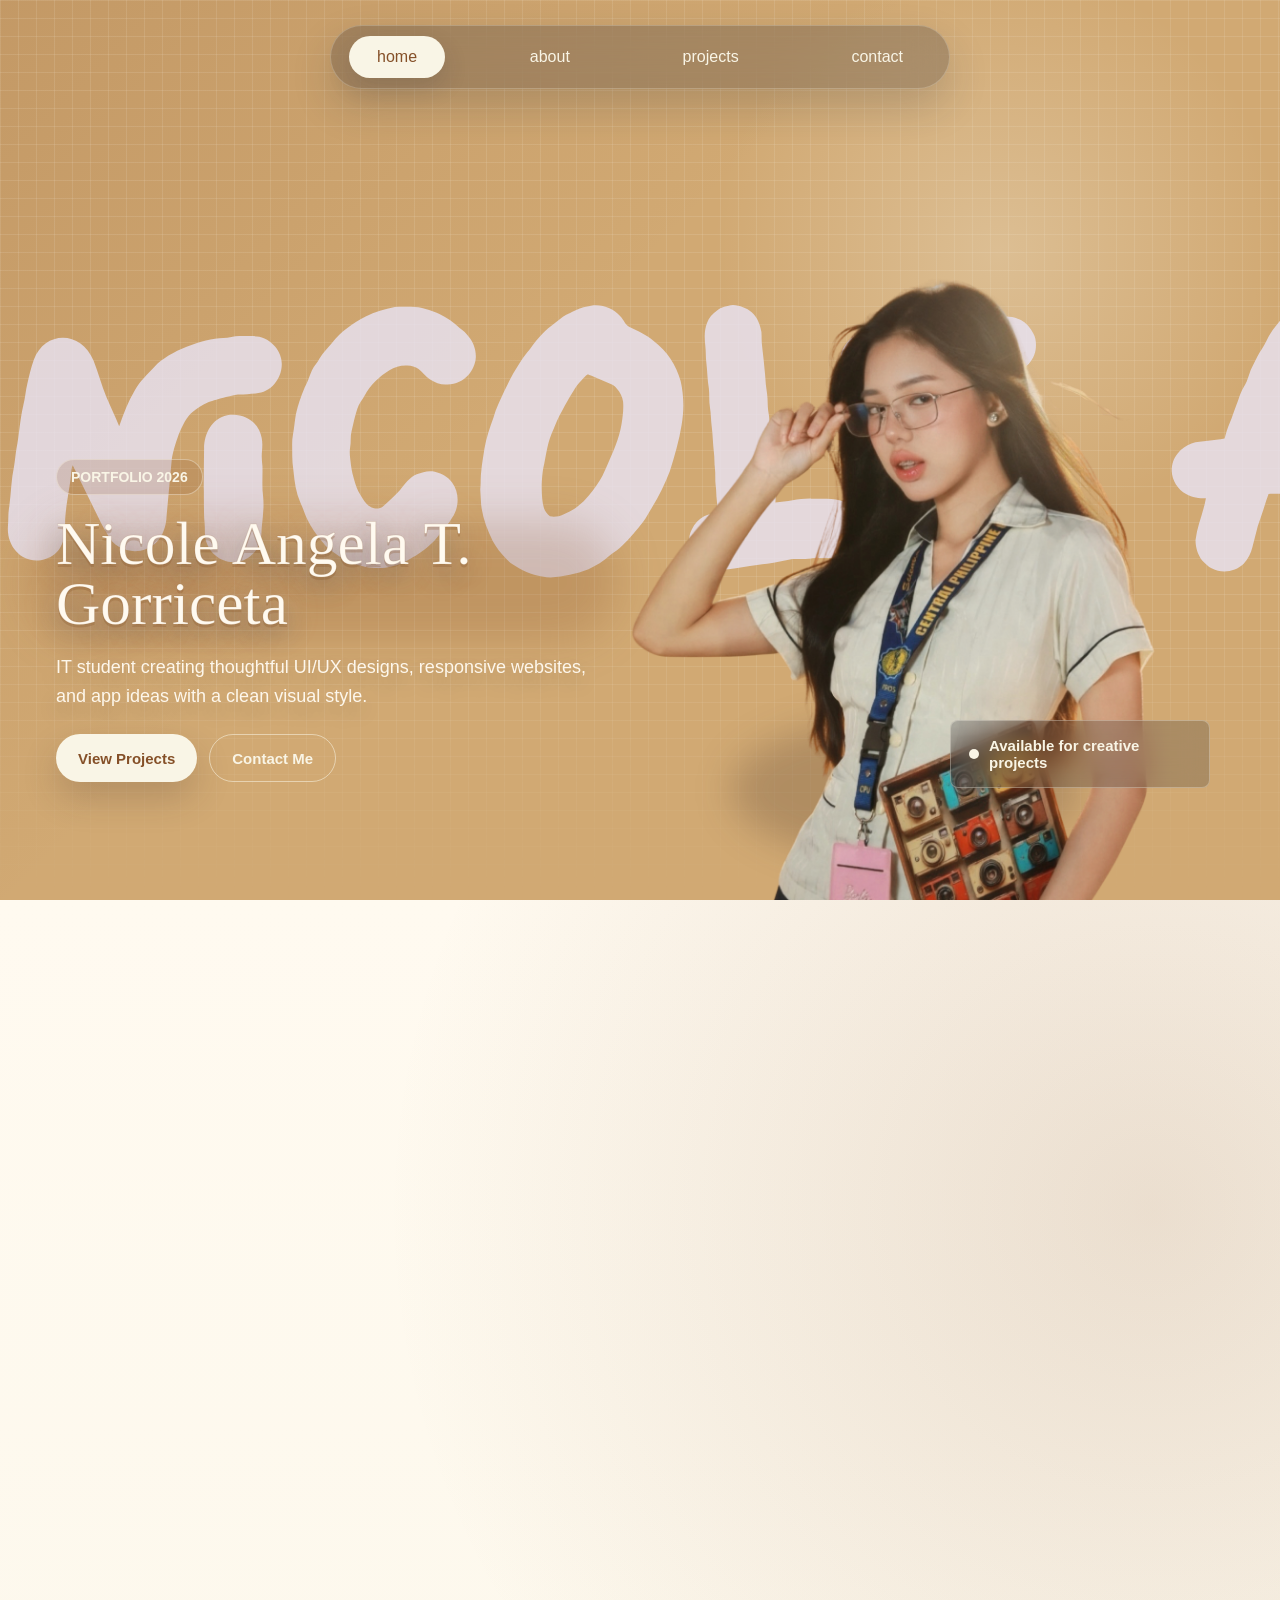
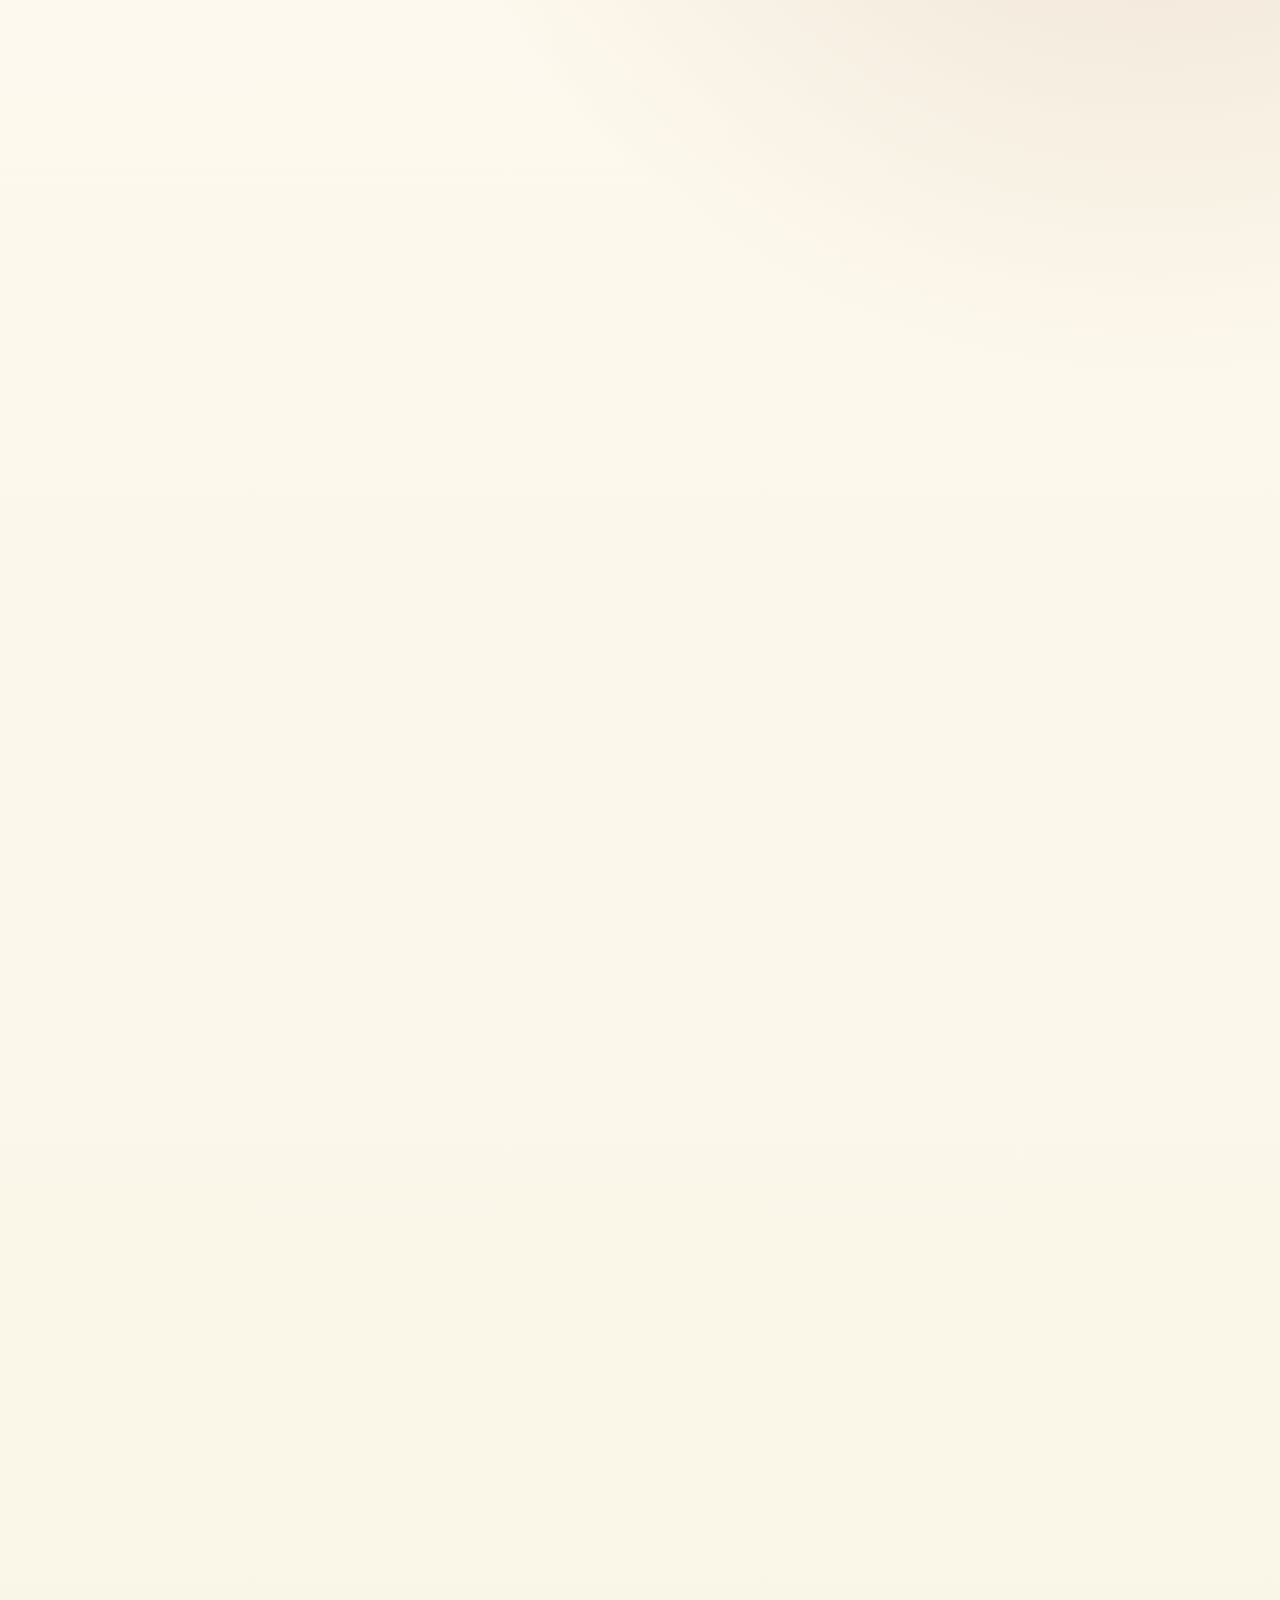
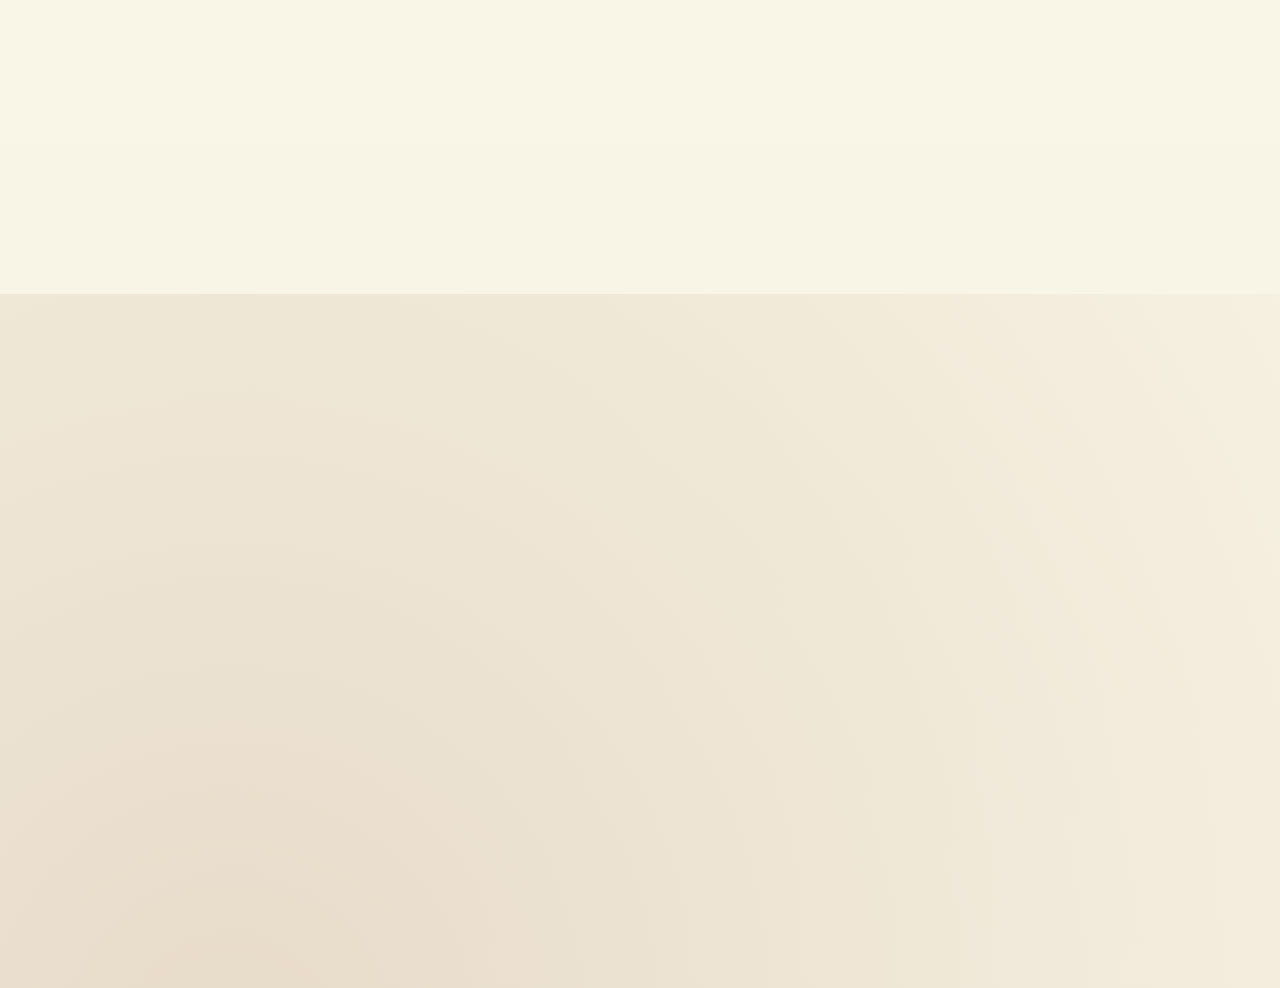
<file: index.html>
<!DOCTYPE html>
<html lang="en">
<head>
  <meta charset="UTF-8" />
  <meta name="viewport" content="width=device-width, initial-scale=1.0" />
  <meta name="description" content="Portfolio of Nicole Angela T. Gorriceta, an IT student focused on UI/UX design, responsive websites, app concepts, and database projects." />
  <meta name="theme-color" content="#d1a973" />
  <meta property="og:title" content="Nicole Angela T. Gorriceta Portfolio" />
  <meta property="og:description" content="UI/UX design, responsive web projects, app concepts, and creative technology work." />
  <meta property="og:type" content="website" />
  <meta property="og:image" content="photos/nicole.png" />
  <title>Nicole Angela T. Gorriceta | Portfolio</title>
  <link rel="stylesheet" href="style.css?v=5" />
</head>
<body>
  <header class="navbar">
    <nav aria-label="Primary navigation">
      <a href="#home" class="active">home</a>
      <a href="#about">about</a>
      <a href="#projects">projects</a>
      <a href="#contact">contact</a>
    </nav>
  </header>

  <section id="home" class="section home-section">
    <div class="scrolling-background">
      <div class="scroll-track">
        <span>NICOLE ANGELA GORRICETA    NICOLE ANGELA GORRICETA    NICOLE ANGELA GORRICETA   </span>
        <span>NICOLE ANGELA GORRICETA    NICOLE ANGELA GORRICETA    NICOLE ANGELA GORRICETA   </span>
      </div>
    </div>

    <div class="home-content">
      <span class="home-label">Portfolio 2026</span>
      <h1>Nicole Angela T. Gorriceta</h1>
      <p>
        IT student creating thoughtful UI/UX designs, responsive websites, and
        app ideas with a clean visual style.
      </p>
      <div class="home-actions">
        <a href="#projects" class="primary-btn">View Projects</a>
        <a href="#contact" class="secondary-btn">Contact Me</a>
      </div>
    </div>

    <div class="center-image hero-portrait">
      <img src="photos/nicole.png" alt="Nicole Angela Gorriceta" fetchpriority="high" />
    </div>

    <div class="home-status">
      <span></span>
      Available for creative projects
    </div>
  </section>

  <section id="about" class="section about-section">
    <div class="about-wrapper">
      <div class="about-visual reveal-up">
        <div class="about-photo-card">
          <img src="photos/optimized/ID-720.jpg" alt="Nicole Angela ID photo" width="720" height="720" loading="lazy" decoding="async" />
        </div>
        <div class="about-badge">
          <strong>IT Student</strong>
          <span>Creative Developer</span>
        </div>
      </div>

      <div class="about-content">
        <span class="section-label reveal-up">Get To Know Me</span>
        <h1 class="reveal-up">About Nicole</h1>
        <p class="about-lead reveal-up">
          Hi, I'm Nicole, an IT student who enjoys turning ideas into digital
          experiences that feel clear, functional, and visually appealing.
        </p>
        <p class="reveal-up">
          I focus on UI/UX design, web development, app development, and
          database management. I like building projects that are easy to use,
          organized, and meaningful for the people who interact with them.
        </p>

        <div class="about-highlights">
          <div class="highlight-card reveal-up">
            <span>01</span>
            <h3>Creative Design</h3>
            <p>I design interfaces with clean layouts, thoughtful colors, and smooth user flow.</p>
          </div>

          <div class="highlight-card reveal-up">
            <span>02</span>
            <h3>Development</h3>
            <p>I build responsive websites and app concepts using front end technologies.</p>
          </div>

          <div class="highlight-card reveal-up">
            <span>03</span>
            <h3>Leadership</h3>
            <p>I enjoy collaborating, organizing tasks, and helping ideas move forward.</p>
          </div>
        </div>

        <div class="skill-list reveal-up" aria-label="Skills">
          <span>UI/UX</span>
          <span>HTML</span>
          <span>CSS</span>
          <span>JavaScript</span>
          <span>Flutter</span>
          <span>Database</span>
        </div>
      </div>
    </div>
  </section>

  <section id="projects" class="section projects-section">
    <div class="projects-wrapper">
      <div class="projects-heading reveal-up">
        <span class="section-label">Selected Work</span>
        <h1>My Projects</h1>
      </div>

      <div class="project-card-grid" aria-label="Selected project gallery">
        <article class="project-feature-card reveal-up">
          <div class="project-preview project-image-preview">
            <img src="photos/optimized/lyonnweb-760.jpg" alt="LYONN merchandise website homepage" width="760" height="367" loading="lazy" decoding="async">
            <span>01</span>
          </div>
          <div class="project-card-content">
            <h2>LYONN Merchandise Website</h2>
            <p>An e-commerce homepage for CPU Republic merchandise with a bold hero, product navigation, and account actions.</p>
            <div class="project-tags">
              <span>HTML</span>
              <span>CSS</span>
              <span>E-commerce</span>
            </div>
          </div>
        </article>

        <article class="project-feature-card reveal-up">
          <div class="project-preview project-image-preview">
            <img src="photos/optimized/midpic1-760.jpg" alt="Midterm website homepage" width="760" height="411" loading="lazy" decoding="async">
            <span>02</span>
          </div>
          <div class="project-card-content">
            <h2>Midterm Website</h2>
            <p>A laboratory exam website showing a home page, portfolio section, gallery, and interactive JavaScript buttons.</p>
            <div class="project-tags">
              <span>HTML</span>
              <span>CSS</span>
              <span>JavaScript</span>
            </div>
          </div>
        </article>

        <article class="project-feature-card accent-card reveal-up">
          <div class="project-preview project-image-preview">
            <img src="photos/optimized/midpic2-760.jpg" alt="Manila Ocean Park project preview" width="760" height="416" loading="lazy" decoding="async">
            <span>03</span>
          </div>
          <div class="project-card-content">
            <h2>Manila Ocean Park Landing Page</h2>
            <p>A visual landing page concept with large image-led composition, clear call to action, and simple navigation.</p>
            <div class="project-tags">
              <span>Landing Page</span>
              <span>UI Design</span>
              <span>Layout</span>
            </div>
          </div>
        </article>

        <article class="project-feature-card reveal-up">
          <div class="project-preview project-image-preview">
            <img src="photos/optimized/midpic3-760.jpg" alt="Richboaz product page preview" width="760" height="458" loading="lazy" decoding="async">
            <span>04</span>
          </div>
          <div class="project-card-content">
            <h2>Richboaz Product Page</h2>
            <p>A fashion product page concept with size selection, quantity controls, and a focused add-to-cart panel.</p>
            <div class="project-tags">
              <span>Product UI</span>
              <span>UX</span>
              <span>Web Design</span>
            </div>
          </div>
        </article>

        <article class="project-feature-card reveal-up">
          <div class="project-preview project-image-preview">
            <img src="photos/optimized/lyonn1web-760.jpg" alt="LYONN product grid preview" width="760" height="389" loading="lazy" decoding="async">
            <span>05</span>
          </div>
          <div class="project-card-content">
            <h2>LYONN Product Grid</h2>
            <p>A product listing page for merch items with clean cards, readable product copy, and action buttons.</p>
            <div class="project-tags">
              <span>Catalog</span>
              <span>Cards</span>
              <span>Responsive</span>
            </div>
          </div>
        </article>

        <article class="project-feature-card accent-card reveal-up">
          <div class="project-preview project-image-preview">
            <img src="photos/optimized/arduino-760.jpg" alt="Arduino LCD clock circuit diagram" width="760" height="451" loading="lazy" decoding="async">
            <span>06</span>
          </div>
          <div class="project-card-content">
            <h2>Arduino LCD Clock</h2>
            <p>A microcontroller circuit project using an Arduino, LCD display, buttons, buzzer, and breadboard wiring.</p>
            <div class="project-tags">
              <span>Arduino</span>
              <span>LCD</span>
              <span>Circuit</span>
            </div>
          </div>
        </article>
      </div>
    </div>
  </section>

  <section id="contact" class="section contact-section">
    <div class="contact-background" aria-hidden="true">
      <span class="contact-shape shape-one"></span>
      <span class="contact-shape shape-two"></span>
      <span class="contact-shape shape-three"></span>
    </div>

    <div class="contact-wrapper">
      <div class="contact-heading reveal-up">
        <span class="section-label">Let's Connect</span>
        <h1>Get In Touch</h1>
      </div>

      <div class="contact-layout">
        <aside class="contact-info reveal-up">
          <div class="contact-block">
            <h2>Contact Information</h2>
            <a class="contact-line" href="mailto:nicolegorriceta2003@gmail.com">
              <span class="contact-icon" aria-hidden="true">
                <svg viewBox="0 0 24 24" focusable="false">
                  <path d="M4 5h16c1.1 0 2 .9 2 2v10c0 1.1-.9 2-2 2H4c-1.1 0-2-.9-2-2V7c0-1.1.9-2 2-2Zm0 3.2v8.8h16V8.2l-8 5.2-8-5.2Zm1.2-1.2 6.8 4.4L18.8 7H5.2Z" />
                </svg>
              </span>
              <span>nicolegorriceta2003@gmail.com</span>
            </a>
          </div>

          <div class="contact-block">
            <h2>Connect With Me</h2>
            <div class="social-links" aria-label="Social links">
              <a href="https://www.facebook.com/" target="_blank" rel="noreferrer" aria-label="Facebook">
                <svg viewBox="0 0 24 24" focusable="false">
                  <path d="M14.1 8.3V6.9c0-.7.5-.9.8-.9h2.1V2.3L14 2.2c-3.4 0-4.2 2.5-4.2 4.1v2H7v3.9h2.8V22h4.3v-9.8H17l.5-3.9h-3.4Z" />
                </svg>
              </a>
              <a href="https://www.linkedin.com/in/nicole-gorriceta-3ba020262" target="_blank" rel="noreferrer" aria-label="LinkedIn">
                <svg viewBox="0 0 24 24" focusable="false">
                  <path d="M6.9 21H3V8.9h3.9V21ZM5 7.2C3.8 7.2 2.8 6.2 2.8 5S3.8 2.8 5 2.8 7.2 3.8 7.2 5 6.2 7.2 5 7.2ZM21.2 21h-3.9v-5.9c0-1.4 0-3.2-2-3.2s-2.3 1.5-2.3 3.1v6H9.1V8.9h3.7v1.7h.1c.5-1 1.8-2 3.7-2 4 0 4.7 2.6 4.7 6V21Z" />
                </svg>
              </a>
              <a href="mailto:nicolegorriceta2003@gmail.com" aria-label="Email">
                <svg viewBox="0 0 24 24" focusable="false">
                  <path d="M20 4H4c-1.1 0-2 .9-2 2v12c0 1.1.9 2 2 2h16c1.1 0 2-.9 2-2V6c0-1.1-.9-2-2-2Zm-.4 4.2-7.1 4.6c-.3.2-.7.2-1 0L4.4 8.2V6.8l7.6 5 7.6-5v1.4Z" />
                </svg>
              </a>
            </div>
          </div>
        </aside>

        <form class="contact-form reveal-up" action="/api/contact" method="post">
          <h2>Send a Message</h2>
          <label>
            <span>Name</span>
            <input type="text" name="name" autocomplete="name" required>
          </label>
          <label>
            <span>Email</span>
            <input type="email" name="email" autocomplete="email" required>
          </label>
          <label>
            <span>Subject</span>
            <input type="text" name="subject" required>
          </label>
          <label>
            <span>Message</span>
            <textarea rows="5" name="message" required></textarea>
          </label>
          <p class="form-status" aria-live="polite"></p>
          <button type="submit">Send Message</button>
        </form>
      </div>
    </div>
  </section>

  <script src="script.js?v=5" defer></script>
</body>
</html>
</file>
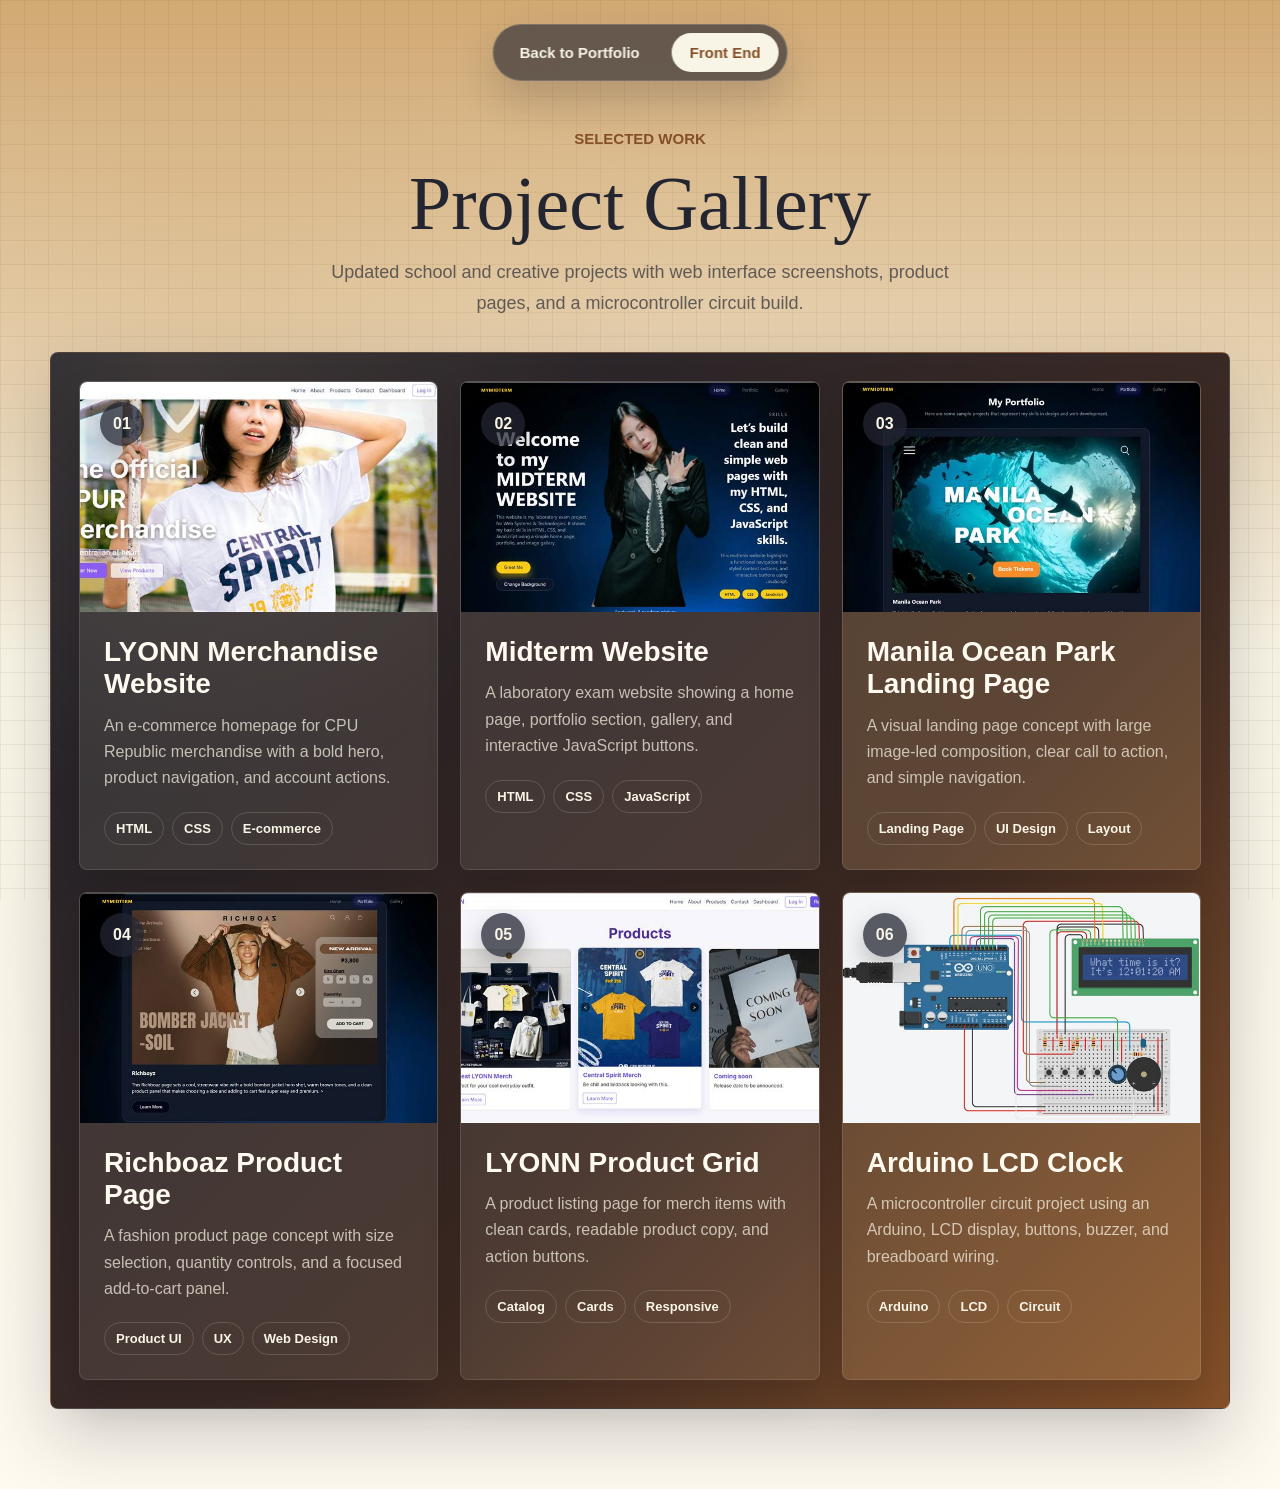
<file: frontend-projects.html>
<!DOCTYPE html>
<html lang="en">
<head>
  <meta charset="UTF-8" />
  <meta name="viewport" content="width=device-width, initial-scale=1.0" />
  <title>Front End Projects</title>
  <link rel="stylesheet" href="style.css" />
</head>
<body class="project-page">
  <header class="project-nav">
    <a href="index.html#projects">Back to Portfolio</a>
    <span>Front End</span>
  </header>

  <main class="project-showcase">
    <section class="project-hero">
      <span class="section-label">Selected Work</span>
      <h1>Project Gallery</h1>
      <p>
        Updated school and creative projects with web interface screenshots,
        product pages, and a microcontroller circuit build.
      </p>
    </section>

    <section class="project-card-grid" aria-label="Front end project list">
      <article class="project-feature-card">
        <div class="project-preview project-image-preview">
          <img src="photos/optimized/lyonnweb-760.jpg" alt="LYONN merchandise website homepage">
          <span>01</span>
        </div>
        <div class="project-card-content">
          <h2>LYONN Merchandise Website</h2>
          <p>An e-commerce homepage for CPU Republic merchandise with a bold hero, product navigation, and account actions.</p>
          <div class="project-tags">
            <span>HTML</span>
            <span>CSS</span>
            <span>E-commerce</span>
          </div>
        </div>
      </article>

      <article class="project-feature-card">
        <div class="project-preview project-image-preview">
          <img src="photos/optimized/midpic1-760.jpg" alt="Midterm website homepage">
          <span>02</span>
        </div>
        <div class="project-card-content">
          <h2>Midterm Website</h2>
          <p>A laboratory exam website showing a home page, portfolio section, gallery, and interactive JavaScript buttons.</p>
          <div class="project-tags">
            <span>HTML</span>
            <span>CSS</span>
            <span>JavaScript</span>
          </div>
        </div>
      </article>

      <article class="project-feature-card accent-card">
        <div class="project-preview project-image-preview">
          <img src="photos/optimized/midpic2-760.jpg" alt="Manila Ocean Park project preview">
          <span>03</span>
        </div>
        <div class="project-card-content">
          <h2>Manila Ocean Park Landing Page</h2>
          <p>A visual landing page concept with large image-led composition, clear call to action, and simple navigation.</p>
          <div class="project-tags">
            <span>Landing Page</span>
            <span>UI Design</span>
            <span>Layout</span>
          </div>
        </div>
      </article>

      <article class="project-feature-card">
        <div class="project-preview project-image-preview">
          <img src="photos/optimized/midpic3-760.jpg" alt="Richboaz product page preview">
          <span>04</span>
        </div>
        <div class="project-card-content">
          <h2>Richboaz Product Page</h2>
          <p>A fashion product page concept with size selection, quantity controls, and a focused add-to-cart panel.</p>
          <div class="project-tags">
            <span>Product UI</span>
            <span>UX</span>
            <span>Web Design</span>
          </div>
        </div>
      </article>

      <article class="project-feature-card">
        <div class="project-preview project-image-preview">
          <img src="photos/optimized/lyonn1web-760.jpg" alt="LYONN product grid preview">
          <span>05</span>
        </div>
        <div class="project-card-content">
          <h2>LYONN Product Grid</h2>
          <p>A product listing page for merch items with clean cards, readable product copy, and action buttons.</p>
          <div class="project-tags">
            <span>Catalog</span>
            <span>Cards</span>
            <span>Responsive</span>
          </div>
        </div>
      </article>

      <article class="project-feature-card accent-card">
        <div class="project-preview project-image-preview">
          <img src="photos/optimized/arduino-760.jpg" alt="Arduino LCD clock circuit diagram">
          <span>06</span>
        </div>
        <div class="project-card-content">
          <h2>Arduino LCD Clock</h2>
          <p>A microcontroller circuit project using an Arduino, LCD display, buttons, buzzer, and breadboard wiring.</p>
          <div class="project-tags">
            <span>Arduino</span>
            <span>LCD</span>
            <span>Circuit</span>
          </div>
        </div>
      </article>
    </section>
  </main>
</body>
</html>
</file>
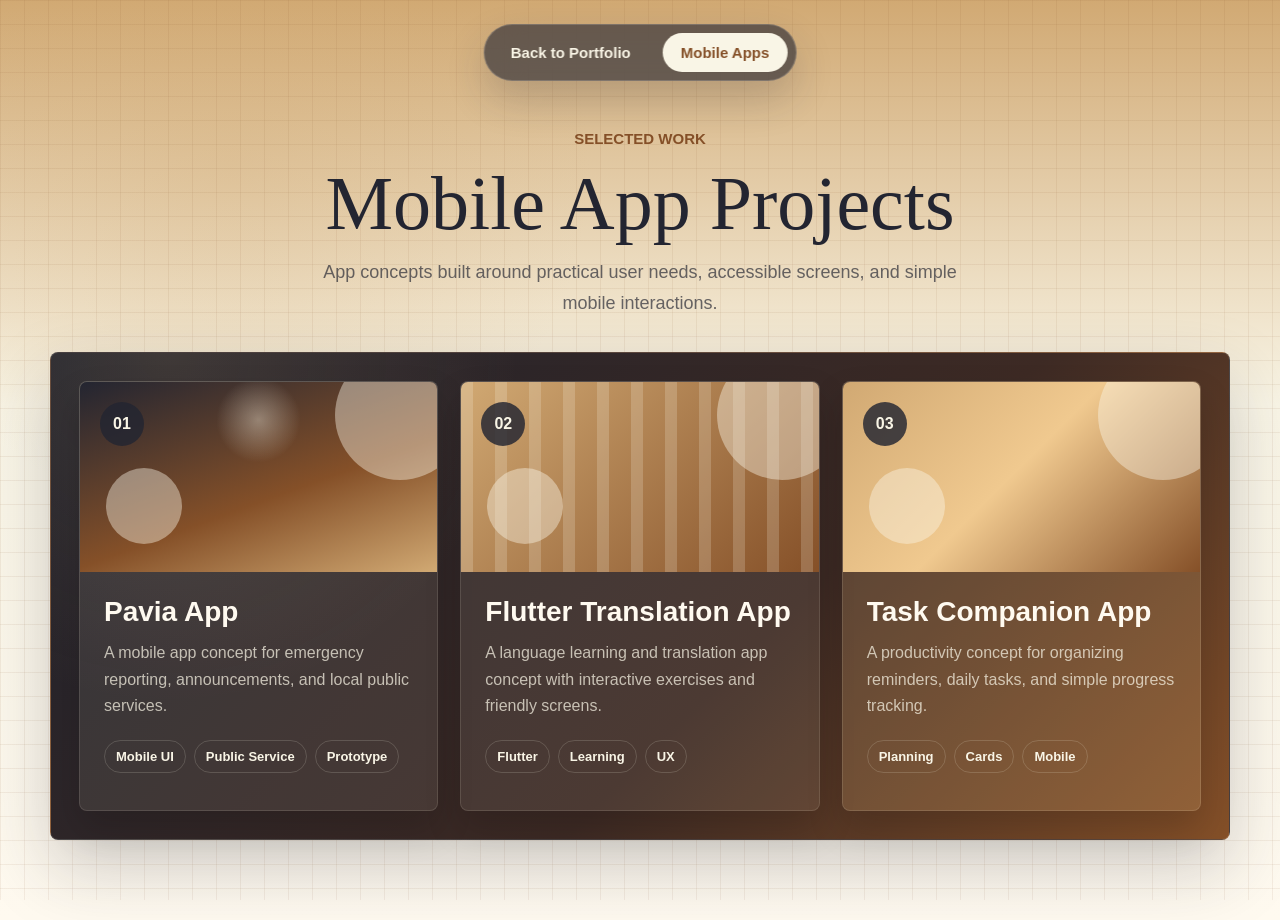
<file: mobile-projects.html>
<!DOCTYPE html>
<html lang="en">
<head>
  <meta charset="UTF-8" />
  <meta name="viewport" content="width=device-width, initial-scale=1.0" />
  <title>Mobile App Projects</title>
  <link rel="stylesheet" href="style.css" />
</head>
<body class="project-page">
  <header class="project-nav">
    <a href="index.html#projects">Back to Portfolio</a>
    <span>Mobile Apps</span>
  </header>

  <main class="project-showcase">
    <section class="project-hero">
      <span class="section-label">Selected Work</span>
      <h1>Mobile App Projects</h1>
      <p>
        App concepts built around practical user needs, accessible screens,
        and simple mobile interactions.
      </p>
    </section>

    <section class="project-card-grid" aria-label="Mobile app project list">
      <article class="project-feature-card">
        <div class="project-preview preview-app-one">
          <span>01</span>
        </div>
        <div class="project-card-content">
          <h2>Pavia App</h2>
          <p>A mobile app concept for emergency reporting, announcements, and local public services.</p>
          <div class="project-tags">
            <span>Mobile UI</span>
            <span>Public Service</span>
            <span>Prototype</span>
          </div>
        </div>
      </article>

      <article class="project-feature-card">
        <div class="project-preview preview-app-two">
          <span>02</span>
        </div>
        <div class="project-card-content">
          <h2>Flutter Translation App</h2>
          <p>A language learning and translation app concept with interactive exercises and friendly screens.</p>
          <div class="project-tags">
            <span>Flutter</span>
            <span>Learning</span>
            <span>UX</span>
          </div>
        </div>
      </article>

      <article class="project-feature-card accent-card">
        <div class="project-preview preview-app-three">
          <span>03</span>
        </div>
        <div class="project-card-content">
          <h2>Task Companion App</h2>
          <p>A productivity concept for organizing reminders, daily tasks, and simple progress tracking.</p>
          <div class="project-tags">
            <span>Planning</span>
            <span>Cards</span>
            <span>Mobile</span>
          </div>
        </div>
      </article>
    </section>
  </main>
</body>
</html>
</file>
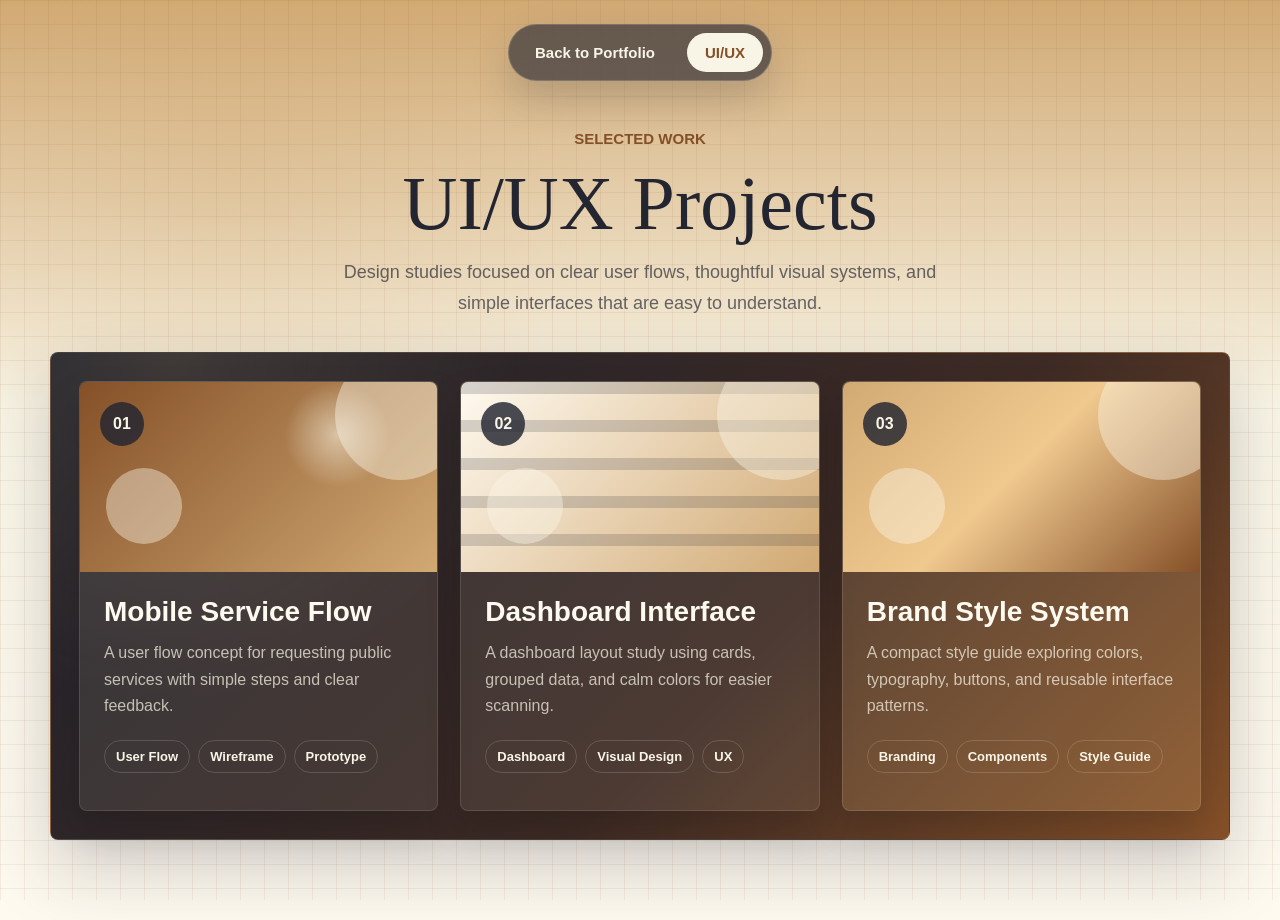
<file: uiux-projects.html>
<!DOCTYPE html>
<html lang="en">
<head>
  <meta charset="UTF-8" />
  <meta name="viewport" content="width=device-width, initial-scale=1.0" />
  <title>UI/UX Projects</title>
  <link rel="stylesheet" href="style.css" />
</head>
<body class="project-page">
  <header class="project-nav">
    <a href="index.html#projects">Back to Portfolio</a>
    <span>UI/UX</span>
  </header>

  <main class="project-showcase">
    <section class="project-hero">
      <span class="section-label">Selected Work</span>
      <h1>UI/UX Projects</h1>
      <p>
        Design studies focused on clear user flows, thoughtful visual systems,
        and simple interfaces that are easy to understand.
      </p>
    </section>

    <section class="project-card-grid" aria-label="UI/UX project list">
      <article class="project-feature-card">
        <div class="project-preview preview-ui-one">
          <span>01</span>
        </div>
        <div class="project-card-content">
          <h2>Mobile Service Flow</h2>
          <p>A user flow concept for requesting public services with simple steps and clear feedback.</p>
          <div class="project-tags">
            <span>User Flow</span>
            <span>Wireframe</span>
            <span>Prototype</span>
          </div>
        </div>
      </article>

      <article class="project-feature-card">
        <div class="project-preview preview-ui-two">
          <span>02</span>
        </div>
        <div class="project-card-content">
          <h2>Dashboard Interface</h2>
          <p>A dashboard layout study using cards, grouped data, and calm colors for easier scanning.</p>
          <div class="project-tags">
            <span>Dashboard</span>
            <span>Visual Design</span>
            <span>UX</span>
          </div>
        </div>
      </article>

      <article class="project-feature-card accent-card">
        <div class="project-preview preview-ui-three">
          <span>03</span>
        </div>
        <div class="project-card-content">
          <h2>Brand Style System</h2>
          <p>A compact style guide exploring colors, typography, buttons, and reusable interface patterns.</p>
          <div class="project-tags">
            <span>Branding</span>
            <span>Components</span>
            <span>Style Guide</span>
          </div>
        </div>
      </article>
    </section>
  </main>
</body>
</html>
</file>
<file: style.css>
@font-face {
  font-family: "bgfont";
  src: url("./fonts/Nirakolu.ttf") format("truetype");
}

* {
  margin: 0;
  padding: 0;
  box-sizing: border-box;
}

html {
  scroll-behavior: smooth;
}

body {
  background: #d1a973;
  font-family: Arial, sans-serif;
  color: #f9f5e6;
  overflow-x: hidden;
}

.navbar {
  position: fixed;
  top: 25px;
  left: 50%;
  transform: translateX(-50%);
  z-index: 1000;
  display: flex;
  align-items: center;
  justify-content: center;
  gap: 18px;
  min-width: min(620px, calc(100% - 48px));
  padding: 10px 18px;
  border: 1px solid rgba(249, 245, 230, 0.24);
  border-radius: 999px;
  background: rgba(35, 37, 49, 0.24);
  box-shadow: 0 18px 40px rgba(35, 37, 49, 0.18);
  backdrop-filter: blur(18px);
  animation: navDrop 0.75s ease both;
}

.nav-brand {
  display: grid;
  place-items: center;
  width: 42px;
  height: 42px;
  border-radius: 50%;
  background: #f9f5e6;
  color: #855028;
  font-family: Georgia, serif;
  font-size: 17px;
  font-weight: 800;
  text-decoration: none;
  box-shadow: inset 0 0 0 1px rgba(133, 80, 40, 0.12);
}

.navbar nav {
  display: flex;
  width: 100%;
  justify-content: space-between;
  gap: 10px;
}

.navbar a {
  position: relative;
  text-decoration: none;
  color: #f9f5e6;
  border: 0;
  padding: 12px 28px;
  border-radius: 999px;
  font-size: 16px;
  background: transparent;
  transition: color 0.3s ease, transform 0.3s ease, background 0.3s ease;
}

.navbar nav a::before {
  content: "";
  position: absolute;
  left: 14px;
  right: 14px;
  bottom: 8px;
  height: 2px;
  border-radius: 999px;
  background: #d1a973;
  transform: scaleX(0);
  transform-origin: center;
  transition: transform 0.3s ease;
}

.navbar a:hover {
  transform: translateY(-2px);
  background: rgba(249, 245, 230, 0.12);
}

.navbar nav a:hover::before {
  transform: scaleX(1);
}

.navbar nav a.active {
  background: #f9f5e6;
  color: #855028;
  box-shadow: 0 10px 24px rgba(35, 37, 49, 0.16);
}

.navbar nav a.active::before {
  transform: scaleX(0);
}

.navbar.scrolled {
  background: rgba(35, 37, 49, 0.58);
  border-color: rgba(249, 245, 230, 0.18);
  box-shadow: 0 18px 46px rgba(35, 37, 49, 0.26);
}

.section {
  width: 100%;
  min-height: 100vh;
}

/* HOME */
.home-section {
  position: relative;
  display: flex;
  justify-content: center;
  align-items: center;
  padding: 130px 60px 60px;
  overflow: hidden;
  background:
    radial-gradient(circle at 78% 28%, rgba(249, 245, 230, 0.28), transparent 24%),
    linear-gradient(135deg, rgba(133, 80, 40, 0.18), transparent 42%),
    #d1a973;
}

.home-section::before {
  content: "";
  position: absolute;
  inset: 0;
  background-image:
    linear-gradient(rgba(249, 245, 230, 0.12) 1px, transparent 1px),
    linear-gradient(90deg, rgba(249, 245, 230, 0.12) 1px, transparent 1px);
  background-size: 18px 18px;
  mask-image: linear-gradient(to bottom, black 70%, transparent);
}

.scrolling-background {
  position: absolute;
  top: 50%;
  left: 0;
  width: 100%;
  overflow: hidden;
  transform: translateY(-50%);
  z-index: 1;
}

.scroll-track {
  display: flex;
  width: max-content;
  white-space: nowrap;
  animation: scrollLoop 50s linear infinite;
}

.scroll-track span {
  font-family: "bgfont", serif;
  font-size: 360px;
  font-weight: normal;
  color: rgba(233, 230, 249, 0.78);
  line-height: 1;
  padding-right: 60px;
  flex-shrink: 0;
}

.home-content {
  position: absolute;
  left: max(56px, calc((100vw - 1220px) / 2));
  bottom: 118px;
  z-index: 5;
  max-width: 620px;
  padding: 0;
  animation: heroTextIn 0.9s ease both;
}

.home-label {
  display: inline-block;
  margin-bottom: 18px;
  padding: 9px 14px;
  border: 1px solid rgba(249, 245, 230, 0.42);
  border-radius: 999px;
  background: rgba(133, 80, 40, 0.18);
  color: #f9f5e6;
  font-size: 14px;
  font-weight: 800;
  text-transform: uppercase;
}

.home-content h1 {
  position: relative;
  max-width: 580px;
  color: #fffaf0;
  font-family: Georgia, serif;
  font-size: clamp(52px, 4.8vw, 70px);
  font-weight: 400;
  line-height: 0.98;
  margin-bottom: 20px;
  -webkit-text-stroke: 1px rgba(133, 80, 40, 0.12);
  text-shadow:
    0 3px 0 rgba(133, 80, 40, 0.26),
    0 12px 26px rgba(35, 37, 49, 0.46),
    0 0 34px rgba(255, 250, 240, 0.34);
}

.home-content h1::before {
  content: "";
  position: absolute;
  left: -24px;
  right: 18px;
  top: 8px;
  bottom: -8px;
  z-index: -1;
  border-radius: 999px;
  background: rgba(133, 80, 40, 0.22);
  filter: blur(22px);
}

.home-content p {
  color: rgba(255, 250, 240, 0.96);
  font-size: 18px;
  line-height: 1.58;
  margin-bottom: 24px;
  max-width: 540px;
  text-shadow: 0 10px 22px rgba(35, 37, 49, 0.32);
}

.home-actions {
  display: flex;
  flex-wrap: wrap;
  gap: 12px;
}

.primary-btn,
.secondary-btn {
  display: inline-flex;
  align-items: center;
  justify-content: center;
  min-height: 48px;
  padding: 0 22px;
  border-radius: 999px;
  font-size: 15px;
  font-weight: 800;
  text-decoration: none;
  transition: transform 0.3s ease, box-shadow 0.3s ease, background 0.3s ease;
}

.primary-btn {
  background: #f9f5e6;
  color: #855028;
  box-shadow: 0 16px 36px rgba(61, 42, 36, 0.2);
}

.secondary-btn {
  border: 1px solid rgba(249, 245, 230, 0.54);
  color: #f9f5e6;
}

.primary-btn:hover,
.secondary-btn:hover {
  transform: translateY(-4px);
}

.secondary-btn:hover {
  background: rgba(249, 245, 230, 0.14);
}

.center-image {
  position: absolute;
  right: max(74px, calc((100vw - 1220px) / 2 + 36px));
  bottom: 0;
  z-index: 4;
  width: min(47vw, 700px);
  max-width: none;
  margin-top: 0;
  animation: heroPortraitIn 1s ease both 0.12s;
}

.center-image img {
  width: 100%;
  display: block;
}

.hero-portrait::before {
  content: "";
  position: absolute;
  left: 50%;
  bottom: 6%;
  width: 58%;
  height: 22%;
  border-radius: 50%;
  background: rgba(61, 42, 36, 0.22);
  filter: blur(18px);
  transform: translateX(-50%);
  z-index: -1;
}

.home-status {
  position: absolute;
  right: max(70px, calc((100vw - 1220px) / 2 + 28px));
  bottom: 112px;
  z-index: 4;
  display: flex;
  align-items: center;
  gap: 10px;
  max-width: 260px;
  padding: 16px 18px;
  border: 1px solid rgba(249, 245, 230, 0.32);
  border-radius: 8px;
  background: rgba(35, 37, 49, 0.22);
  color: #f9f5e6;
  font-size: 15px;
  font-weight: 700;
  backdrop-filter: blur(14px);
  animation: heroTextIn 0.9s ease both 0.32s;
}

.home-status span {
  width: 10px;
  height: 10px;
  flex: 0 0 10px;
  border-radius: 50%;
  background: #f9f5e6;
  box-shadow: 0 0 0 0 rgba(249, 245, 230, 0.7);
  animation: pulseDot 1.8s ease-out infinite;
}

/* ABOUT */
.about-section {
  position: relative;
  display: flex;
  justify-content: center;
  align-items: center;
  padding: 130px 60px 100px;
  overflow: hidden;
  background:
    radial-gradient(circle at 90% 12%, rgba(133, 80, 40, 0.16), transparent 30%),
    linear-gradient(180deg, #fffaf0 0%, #f9f5e6 100%);
  color: #232531;
}

.about-section,
.projects-section,
.contact-section {
  content-visibility: auto;
  contain-intrinsic-size: 900px;
}

.about-section::before {
  content: "ABOUT";
  position: absolute;
  left: -20px;
  bottom: 24px;
  color: rgba(133, 80, 40, 0.07);
  font-family: "bgfont", Georgia, serif;
  font-size: 220px;
  line-height: 1;
  pointer-events: none;
}

.about-wrapper {
  position: relative;
  z-index: 1;
  width: 100%;
  max-width: 1220px;
  display: grid;
  grid-template-columns: 0.85fr 1.15fr;
  gap: 58px;
  align-items: center;
}

.about-visual {
  position: relative;
  min-height: 560px;
}

.about-photo-card {
  position: sticky;
  top: 120px;
  display: flex;
  align-items: stretch;
  justify-content: center;
  min-height: 520px;
  overflow: hidden;
  border-radius: 8px;
  background:
    linear-gradient(rgba(249, 245, 230, 0.12) 1px, transparent 1px),
    linear-gradient(90deg, rgba(249, 245, 230, 0.12) 1px, transparent 1px),
    #855028;
  background-size: 18px 18px;
  box-shadow: 0 28px 70px rgba(35, 37, 49, 0.22);
  transform-style: preserve-3d;
  transition: transform 0.25s ease;
}

.about-photo-card::before {
  content: "";
  position: absolute;
  inset: 28px;
  border: 1px solid rgba(249, 245, 230, 0.28);
  border-radius: 8px;
}

.about-photo-card img {
  position: relative;
  z-index: 1;
  width: 100%;
  height: 520px;
  display: block;
  object-fit: cover;
  object-position: center;
}

.about-badge {
  position: absolute;
  right: -18px;
  bottom: 54px;
  z-index: 2;
  padding: 18px 22px;
  border-radius: 8px;
  background: #232531;
  color: #f9f5e6;
  box-shadow: 0 18px 40px rgba(35, 37, 49, 0.24);
}

.about-badge strong,
.about-badge span {
  display: block;
}

.about-badge strong {
  font-size: 20px;
  margin-bottom: 4px;
}

.about-badge span {
  color: rgba(249, 245, 230, 0.68);
  font-size: 14px;
}

.about-content .section-label {
  color: #855028;
}

.about-content h1 {
  max-width: 600px;
  font-family: Georgia, serif;
  font-size: 74px;
  font-weight: 400;
  line-height: 1;
  color: #232531;
  margin-bottom: 24px;
}

.about-content p {
  font-size: 20px;
  line-height: 1.7;
  color: rgba(35, 37, 49, 0.72);
}

.about-lead {
  max-width: 680px;
  color: #3d2a24;
  font-size: 24px;
  line-height: 1.55;
  margin-bottom: 14px;
}

.about-highlights {
  display: grid;
  grid-template-columns: repeat(3, 1fr);
  gap: 16px;
  margin: 34px 0 28px;
}

.highlight-card {
  min-height: 210px;
  padding: 22px;
  border: 1px solid rgba(133, 80, 40, 0.18);
  border-radius: 8px;
  background: rgba(255, 255, 255, 0.62);
  transition: transform 0.3s ease, border-color 0.3s ease, box-shadow 0.3s ease;
}

.highlight-card:hover {
  transform: translateY(-8px);
  border-color: rgba(133, 80, 40, 0.42);
  box-shadow: 0 18px 36px rgba(133, 80, 40, 0.12);
}

.highlight-card span {
  display: inline-block;
  margin-bottom: 28px;
  color: #855028;
  font-size: 14px;
  font-weight: 800;
}

.highlight-card h3 {
  color: #232531;
  font-size: 22px;
  margin-bottom: 12px;
}

.highlight-card p {
  font-size: 16px;
  line-height: 1.55;
}

.skill-list {
  display: flex;
  flex-wrap: wrap;
  gap: 10px;
}

.skill-list span {
  padding: 10px 16px;
  border: 1px solid rgba(133, 80, 40, 0.2);
  border-radius: 999px;
  background: #fff;
  color: #855028;
  font-size: 15px;
  font-weight: 700;
  transition: transform 0.3s ease, background 0.3s ease, color 0.3s ease;
}

.skill-list span:hover {
  transform: translateY(-4px);
  background: #855028;
  color: #f9f5e6;
}

/* PROJECTS + CONTACT */
.projects-section {
  position: relative;
  overflow: hidden;
  background:
    radial-gradient(circle at 18% 12%, rgba(133, 80, 40, 0.16), transparent 28%),
    radial-gradient(circle at 90% 80%, rgba(209, 169, 115, 0.3), transparent 30%),
    linear-gradient(180deg, #f9f5e6 0%, #fffaf0 52%, #d1a973 100%);
  padding: 150px 60px 110px;
  display: flex;
  justify-content: center;
  align-items: flex-start;
  color: #232531;
}

.projects-section::before {
  content: "";
  position: absolute;
  inset: 0;
  background-image:
    linear-gradient(rgba(133, 80, 40, 0.08) 1px, transparent 1px),
    linear-gradient(90deg, rgba(133, 80, 40, 0.08) 1px, transparent 1px);
  background-size: 32px 32px;
  mask-image: linear-gradient(to bottom, transparent, black 14%, black 86%, transparent);
}

.projects-section::after {
  content: "WORK";
  position: absolute;
  right: -18px;
  bottom: -8px;
  color: rgba(133, 80, 40, 0.07);
  font-family: "bgfont", Georgia, serif;
  font-size: 230px;
  line-height: 1;
  pointer-events: none;
}

.projects-wrapper {
  position: relative;
  z-index: 1;
  width: 100%;
  max-width: 1180px;
}

.projects-heading {
  display: grid;
  justify-items: center;
  margin-bottom: 38px;
  text-align: center;
}

.projects-heading .section-label {
  color: #855028;
  margin-bottom: 10px;
}

.projects-heading h1 {
  color: #232531;
  font-family: Georgia, serif;
  font-size: clamp(44px, 5.4vw, 74px);
  font-weight: 400;
  line-height: 1;
  text-shadow: 0 14px 30px rgba(133, 80, 40, 0.14);
}

.projects-section .project-card-grid {
  margin: 0 auto;
}

.project-mosaic {
  display: grid;
  grid-template-columns: repeat(3, minmax(0, 1fr));
  grid-auto-rows: minmax(360px, auto);
  border: 1px solid rgba(133, 80, 40, 0.2);
  background: rgba(255, 250, 240, 0.48);
  box-shadow: 0 32px 80px rgba(133, 80, 40, 0.18);
  backdrop-filter: blur(16px);
}

.project-tile {
  position: relative;
  display: flex;
  flex-direction: column;
  justify-content: flex-start;
  gap: 20px;
  min-width: 0;
  min-height: 360px;
  overflow: hidden;
  padding: 24px;
  border-right: 1px solid rgba(133, 80, 40, 0.18);
  border-bottom: 1px solid rgba(133, 80, 40, 0.18);
  background:
    radial-gradient(circle at 80% 8%, rgba(209, 169, 115, 0.28), transparent 28%),
    rgba(255, 255, 255, 0.58);
  color: #232531;
  text-decoration: none;
  transition: transform 0.3s ease, background 0.3s ease, border-color 0.3s ease;
}

.project-tile:nth-child(3n) {
  border-right: 0;
}

.project-tile:nth-last-child(-n + 3) {
  border-bottom: 0;
}

.project-tile:hover {
  z-index: 2;
  transform: translateY(-8px);
  border-color: rgba(133, 80, 40, 0.42);
  background:
    radial-gradient(circle at 74% 8%, rgba(209, 169, 115, 0.36), transparent 30%),
    rgba(255, 250, 240, 0.9);
}

.tile-center {
  justify-content: flex-start;
}

.tile-copy {
  position: relative;
  z-index: 2;
  display: flex;
  align-items: flex-start;
  justify-content: space-between;
  gap: 18px;
  min-height: 86px;
}

.bottom-copy {
  align-items: flex-start;
}

.project-number {
  flex: 0 0 auto;
  color: #855028;
  font-size: clamp(34px, 3.7vw, 50px);
  font-weight: 900;
  line-height: 0.9;
}

.tile-copy h2 {
  color: #232531;
  font-size: clamp(20px, 1.55vw, 28px);
  line-height: 1.15;
  margin-bottom: 7px;
}

.tile-copy p {
  color: rgba(35, 37, 49, 0.62);
  font-size: 14px;
  font-weight: 700;
  line-height: 1.45;
}

.project-shot {
  position: relative;
  z-index: 1;
  width: 100%;
  min-height: 170px;
  margin-top: 0;
  flex: 1 1 auto;
  border-radius: 8px;
  border: 1px solid rgba(133, 80, 40, 0.16);
  background: #f9f5e6;
  box-shadow: 0 20px 34px rgba(133, 80, 40, 0.18);
  transform: perspective(900px) rotateX(4deg) rotateY(-6deg);
  transition: transform 0.35s ease, box-shadow 0.35s ease;
}

.image-shot {
  display: flex;
  align-items: stretch;
  padding: 0;
  background: #232531;
}

.image-shot img {
  width: 100%;
  height: 100%;
  min-height: 190px;
  display: block;
  object-fit: cover;
  object-position: top center;
}

.project-tile:hover .project-shot {
  transform: perspective(900px) rotateX(0deg) rotateY(0deg) translateY(-4px);
  box-shadow: 0 26px 44px rgba(133, 80, 40, 0.24);
}

.app-shot {
  min-height: 190px;
  background:
    linear-gradient(180deg, rgba(255, 250, 240, 0.34), transparent),
    #d1a973;
}

.app-shot span:first-child {
  position: absolute;
  inset: 22px 38px;
  border-radius: 18px;
  background: linear-gradient(145deg, #f9f5e6, #d1a973);
}

.app-shot span:nth-child(2) {
  position: absolute;
  left: 56px;
  right: 56px;
  top: 60px;
  height: 44px;
  border-radius: 999px;
  background: #855028;
}

.app-shot span:nth-child(3) {
  position: absolute;
  left: 62px;
  right: 62px;
  bottom: 58px;
  height: 72px;
  border-radius: 8px;
  background:
    linear-gradient(90deg, #232531 0 28%, transparent 28%),
    rgba(255, 250, 240, 0.78);
}

.web-shot,
.dashboard-shot,
.code-shot,
.brand-shot,
.phone-shot {
  min-height: 190px;
}

.web-shot {
  background:
    linear-gradient(#f9f5e6 0 24px, transparent 24px),
    linear-gradient(135deg, #232531, #855028);
}

.web-shot span:first-child {
  position: absolute;
  left: 22px;
  top: 48px;
  width: 52%;
  height: 16px;
  border-radius: 999px;
  background: #fffaf0;
}

.web-shot span:nth-child(2) {
  position: absolute;
  left: 22px;
  top: 76px;
  width: 36%;
  height: 12px;
  border-radius: 999px;
  background: rgba(255, 250, 240, 0.58);
}

.web-shot span:nth-child(3) {
  position: absolute;
  right: 22px;
  bottom: 22px;
  width: 72px;
  height: 54px;
  border-radius: 8px;
  background: #d1a973;
}

.dashboard-shot {
  background:
    linear-gradient(90deg, #101217 0 28%, transparent 28%),
    #f9f5e6;
}

.dashboard-shot span {
  position: absolute;
  border-radius: 8px;
  background: #d1a973;
}

.dashboard-shot span:first-child {
  left: 34%;
  top: 24px;
  width: 28%;
  height: 42px;
}

.dashboard-shot span:nth-child(2) {
  right: 22px;
  top: 24px;
  width: 28%;
  height: 42px;
  background: #855028;
}

.dashboard-shot span:nth-child(3) {
  left: 34%;
  right: 22px;
  bottom: 24px;
  height: 52px;
  background: #232531;
}

.code-shot {
  background:
    repeating-linear-gradient(180deg, rgba(133, 80, 40, 0.12) 0 1px, transparent 1px 22px),
    #fffaf0;
}

.code-shot span {
  position: absolute;
  left: 24px;
  height: 10px;
  border-radius: 999px;
  background: #d1a973;
}

.code-shot span:first-child {
  top: 42px;
  width: 70%;
}

.code-shot span:nth-child(2) {
  top: 72px;
  width: 52%;
  background: #232531;
}

.code-shot span:nth-child(3) {
  top: 102px;
  width: 62%;
  background: #855028;
}

.brand-shot {
  min-height: 190px;
  background: linear-gradient(145deg, #f9f5e6, #d1a973);
}

.brand-shot span {
  position: absolute;
  border-radius: 8px;
}

.brand-shot span:first-child {
  left: 34px;
  top: 34px;
  width: 76px;
  height: 76px;
  background: #232531;
}

.brand-shot span:nth-child(2) {
  right: 34px;
  top: 44px;
  width: 42%;
  height: 18px;
  border-radius: 999px;
  background: #855028;
}

.brand-shot span:nth-child(3) {
  right: 34px;
  bottom: 42px;
  width: 54%;
  height: 58px;
  background: rgba(255, 250, 240, 0.72);
}

.phone-shot {
  background:
    radial-gradient(circle at 50% 22%, #d1a973 0 18%, transparent 19%),
    #fffaf0;
}

.phone-shot span:first-child {
  position: absolute;
  left: 50%;
  top: 18px;
  width: 70px;
  height: 118px;
  border: 5px solid #855028;
  border-radius: 18px;
  transform: translateX(-50%);
}

.phone-shot span:nth-child(2),
.phone-shot span:nth-child(3) {
  position: absolute;
  left: 50%;
  width: 42px;
  height: 8px;
  border-radius: 999px;
  background: #855028;
  transform: translateX(-50%);
}

.phone-shot span:nth-child(2) {
  top: 62px;
}

.phone-shot span:nth-child(3) {
  top: 84px;
  background: #d1a973;
}

.contact-section {
  position: relative;
  display: flex;
  align-items: flex-start;
  justify-content: center;
  padding: 120px 60px 100px;
  overflow: hidden;
  color: #232531;
  background:
    radial-gradient(circle at 18% 18%, rgba(133, 80, 40, 0.14), transparent 28%),
    radial-gradient(circle at 82% 26%, rgba(209, 169, 115, 0.34), transparent 30%),
    linear-gradient(180deg, #d1a973 0%, #f9f5e6 42%, #fffaf0 100%);
}

.contact-section::before {
  content: "";
  position: absolute;
  inset: 0;
  background-image:
    linear-gradient(rgba(133, 80, 40, 0.08) 1px, transparent 1px),
    linear-gradient(90deg, rgba(133, 80, 40, 0.08) 1px, transparent 1px);
  background-size: 26px 26px;
  mask-image: linear-gradient(to bottom, transparent, black 18%, black 82%, transparent);
}

.contact-background {
  position: absolute;
  inset: 0;
  pointer-events: none;
}

.contact-shape {
  position: absolute;
  border: 1px solid rgba(133, 80, 40, 0.26);
  animation: floatShape 8s ease-in-out infinite;
}

.shape-one {
  top: 18%;
  left: 8%;
  width: 90px;
  height: 90px;
  border-radius: 50%;
}

.shape-two {
  right: 10%;
  top: 24%;
  width: 140px;
  height: 140px;
  transform: rotate(18deg);
  animation-delay: 1.3s;
}

.shape-three {
  right: 18%;
  bottom: 12%;
  width: 70px;
  height: 70px;
  border-radius: 18px;
  animation-delay: 2.1s;
}

.contact-wrapper {
  position: relative;
  z-index: 1;
  width: 100%;
  max-width: 880px;
  display: grid;
  gap: 34px;
  align-items: start;
}

.contact-heading {
  text-align: center;
}

.section-label {
  display: inline-block;
  color: #855028;
  font-size: 15px;
  font-weight: 700;
  letter-spacing: 0;
  text-transform: uppercase;
  margin-bottom: 18px;
}

.contact-heading h1 {
  font-family: Georgia, serif;
  font-size: clamp(48px, 7vw, 76px);
  font-weight: 400;
  line-height: 1;
  color: #232531;
  margin-bottom: 0;
}

.contact-layout {
  display: grid;
  grid-template-columns: minmax(240px, 0.75fr) minmax(360px, 1fr);
  gap: 48px;
  align-items: start;
  padding: 34px 40px;
  border: 1px solid rgba(133, 80, 40, 0.2);
  border-radius: 8px;
  background: rgba(255, 250, 240, 0.52);
  box-shadow: 0 28px 70px rgba(133, 80, 40, 0.16);
  backdrop-filter: blur(16px);
}

.contact-info {
  display: grid;
  gap: 32px;
  padding-top: 2px;
}

.contact-block h2,
.contact-form h2 {
  color: #232531;
  font-size: 22px;
  line-height: 1.2;
  margin-bottom: 14px;
}

.contact-line {
  display: inline-flex;
  align-items: center;
  gap: 10px;
  max-width: 100%;
  color: rgba(35, 37, 49, 0.78);
  font-size: 15px;
  font-weight: 700;
  line-height: 1.4;
  text-decoration: none;
  overflow-wrap: anywhere;
  transition: color 0.3s ease;
}

.contact-line:hover {
  color: #855028;
}

.contact-icon {
  display: grid;
  place-items: center;
  flex: 0 0 28px;
  width: 28px;
  height: 28px;
  border-radius: 50%;
  background: #855028;
  color: #f9f5e6;
}

.contact-icon svg {
  width: 15px;
  height: 15px;
  fill: currentColor;
}

.social-links {
  display: flex;
  align-items: center;
  gap: 12px;
}

.social-links a {
  display: grid;
  place-items: center;
  width: 32px;
  height: 32px;
  border-radius: 50%;
  background: #232531;
  color: #f9f5e6;
  text-decoration: none;
  transition: transform 0.3s ease, background 0.3s ease;
}

.social-links a:hover {
  transform: translateY(-4px);
  background: #855028;
}

.social-links svg {
  width: 18px;
  height: 18px;
  fill: currentColor;
}

.contact-form {
  display: grid;
  gap: 12px;
  width: 100%;
  padding: 0;
  border: 0;
  border-radius: 0;
  background: transparent;
  backdrop-filter: none;
}

.contact-form label {
  display: grid;
  gap: 6px;
}

.contact-form label span {
  color: rgba(35, 37, 49, 0.72);
  font-size: 13px;
  font-weight: 800;
}

.contact-form input,
.contact-form textarea {
  width: 100%;
  border: 1px solid rgba(133, 80, 40, 0.26);
  border-radius: 4px;
  padding: 11px 12px;
  background: rgba(255, 255, 255, 0.62);
  color: #232531;
  font: inherit;
  outline: none;
  transition: border-color 0.3s ease, box-shadow 0.3s ease;
}

.contact-form textarea {
  min-height: 116px;
  resize: vertical;
}

.contact-form input::placeholder,
.contact-form textarea::placeholder {
  color: rgba(35, 37, 49, 0.48);
}

.contact-form input:focus,
.contact-form textarea:focus {
  border-color: #855028;
  box-shadow: 0 0 0 4px rgba(133, 80, 40, 0.14);
}

.contact-form button {
  justify-self: stretch;
  border: 0;
  border-radius: 4px;
  padding: 12px 24px;
  background: #855028;
  color: #f9f5e6;
  font-size: 15px;
  font-weight: 800;
  cursor: pointer;
  transition: transform 0.3s ease, box-shadow 0.3s ease;
}

.form-status {
  min-height: 20px;
  color: rgba(35, 37, 49, 0.72);
  font-size: 13px;
  font-weight: 700;
  line-height: 1.45;
}

.contact-form button:hover {
  transform: translateY(-3px);
  box-shadow: 0 14px 30px rgba(0, 0, 0, 0.24);
}

.contact-form button:disabled {
  cursor: wait;
  opacity: 0.78;
  transform: none;
}

.contact-form button.sent {
  background: #232531;
}

.reveal-up {
  opacity: 0;
  transform: translateY(34px);
  transition: opacity 0.7s ease, transform 0.7s ease;
}

.reveal-up.is-visible {
  opacity: 1;
  transform: translateY(0);
}

/* PROJECT DETAIL PAGES */
.project-page {
  min-height: 100vh;
  background:
    radial-gradient(circle at 18% 18%, rgba(209, 169, 115, 0.24), transparent 28%),
    linear-gradient(180deg, #d1a973 0%, #f9f5e6 44%, #fffaf0 100%);
  color: #f9f5e6;
}

.project-page::before {
  content: "";
  position: fixed;
  inset: 0;
  background-image:
    linear-gradient(rgba(133, 80, 40, 0.08) 1px, transparent 1px),
    linear-gradient(90deg, rgba(133, 80, 40, 0.08) 1px, transparent 1px);
  background-size: 24px 24px;
  pointer-events: none;
}

.project-nav {
  position: fixed;
  top: 24px;
  left: 50%;
  z-index: 20;
  display: flex;
  align-items: center;
  gap: 14px;
  padding: 8px;
  border: 1px solid rgba(249, 245, 230, 0.18);
  border-radius: 999px;
  background: rgba(35, 37, 49, 0.62);
  box-shadow: 0 18px 40px rgba(35, 37, 49, 0.2);
  backdrop-filter: blur(18px);
  transform: translateX(-50%);
}

.project-nav a,
.project-nav span {
  border-radius: 999px;
  padding: 11px 18px;
  font-size: 15px;
  font-weight: 800;
}

.project-nav a {
  color: #f9f5e6;
  text-decoration: none;
  transition: background 0.3s ease, transform 0.3s ease;
}

.project-nav a:hover {
  transform: translateY(-2px);
  background: rgba(249, 245, 230, 0.12);
}

.project-nav span {
  background: #f9f5e6;
  color: #855028;
}

.project-showcase {
  position: relative;
  z-index: 1;
  width: min(1180px, calc(100% - 44px));
  min-height: 100vh;
  margin: 0 auto;
  padding: 130px 0 80px;
}

.project-hero {
  max-width: 760px;
  margin: 0 auto 34px;
  text-align: center;
  color: #232531;
}

.project-hero h1 {
  font-family: Georgia, serif;
  font-size: clamp(44px, 6vw, 76px);
  font-weight: 400;
  line-height: 1;
  margin-bottom: 16px;
}

.project-hero p {
  max-width: 640px;
  margin: 0 auto;
  color: rgba(35, 37, 49, 0.68);
  font-size: 18px;
  line-height: 1.7;
}

.project-card-grid {
  display: grid;
  grid-template-columns: repeat(3, minmax(0, 1fr));
  gap: 22px;
  padding: 28px;
  border: 1px solid rgba(249, 245, 230, 0.12);
  border-radius: 8px;
  background:
    radial-gradient(circle at 10% 0%, rgba(209, 169, 115, 0.16), transparent 30%),
    linear-gradient(135deg, #1f222d 0%, #3d2a24 60%, #855028 100%);
  box-shadow: 0 28px 70px rgba(35, 37, 49, 0.22);
}

.project-feature-card {
  min-height: 430px;
  overflow: hidden;
  border: 1px solid rgba(249, 245, 230, 0.12);
  border-radius: 8px;
  background: rgba(249, 245, 230, 0.08);
  box-shadow: 0 18px 36px rgba(0, 0, 0, 0.16);
  transition: transform 0.3s ease, border-color 0.3s ease, background 0.3s ease;
}

.project-feature-card:hover {
  transform: translateY(-8px);
  border-color: rgba(209, 169, 115, 0.7);
  background: rgba(249, 245, 230, 0.12);
}

.project-preview {
  position: relative;
  min-height: 190px;
  overflow: hidden;
  background: #d1a973;
}

.project-preview::before,
.project-preview::after {
  content: "";
  position: absolute;
  border-radius: 999px;
  background: rgba(249, 245, 230, 0.42);
}

.project-preview::before {
  width: 130px;
  height: 130px;
  right: -28px;
  top: -32px;
}

.project-preview::after {
  width: 76px;
  height: 76px;
  left: 26px;
  bottom: 28px;
}

.project-preview span {
  position: absolute;
  top: 20px;
  left: 20px;
  z-index: 1;
  display: grid;
  place-items: center;
  width: 44px;
  height: 44px;
  border-radius: 50%;
  background: rgba(35, 37, 49, 0.82);
  color: #f9f5e6;
  font-weight: 800;
}

.project-image-preview {
  background: #232531;
}

.project-image-preview::before,
.project-image-preview::after {
  display: none;
}

.project-image-preview img {
  width: 100%;
  height: 230px;
  display: block;
  object-fit: cover;
  object-position: top center;
}

.project-image-preview span {
  background: rgba(35, 37, 49, 0.74);
  box-shadow: 0 10px 24px rgba(0, 0, 0, 0.24);
}

.preview-web-one {
  background:
    linear-gradient(rgba(249, 245, 230, 0.16) 1px, transparent 1px),
    linear-gradient(90deg, rgba(249, 245, 230, 0.16) 1px, transparent 1px),
    linear-gradient(135deg, #855028, #d1a973);
  background-size: 18px 18px, 18px 18px, auto;
}

.preview-web-two {
  background:
    linear-gradient(135deg, rgba(35, 37, 49, 0.78), rgba(133, 80, 40, 0.35)),
    linear-gradient(45deg, #f9f5e6 0 18%, #d1a973 18% 36%, #855028 36% 52%, #fffaf0 52%);
}

.preview-web-three,
.preview-ui-three,
.preview-app-three {
  background: linear-gradient(135deg, #d1a973 0%, #f0c98f 48%, #855028 100%);
}

.preview-ui-one {
  background:
    radial-gradient(circle at 72% 28%, rgba(249, 245, 230, 0.55), transparent 18%),
    linear-gradient(135deg, #855028, #d1a973);
}

.preview-ui-two {
  background:
    linear-gradient(rgba(35, 37, 49, 0.18) 12px, transparent 12px),
    linear-gradient(135deg, #fffaf0, #d1a973);
  background-size: 100% 38px, auto;
}

.preview-app-one {
  background:
    radial-gradient(circle at 50% 20%, rgba(249, 245, 230, 0.38), transparent 18%),
    linear-gradient(160deg, #232531, #855028 58%, #d1a973);
}

.preview-app-two {
  background:
    linear-gradient(90deg, rgba(249, 245, 230, 0.2) 12px, transparent 12px),
    linear-gradient(135deg, #d1a973, #855028);
  background-size: 34px 100%, auto;
}

.project-card-content {
  padding: 24px;
}

.project-card-content h2 {
  margin-bottom: 12px;
  color: #fffaf0;
  font-size: 28px;
  line-height: 1.15;
}

.project-card-content p {
  color: rgba(249, 245, 230, 0.72);
  font-size: 16px;
  line-height: 1.65;
}

.project-tags {
  display: flex;
  flex-wrap: wrap;
  gap: 8px;
  margin-top: 20px;
}

.project-tags span {
  padding: 8px 11px;
  border: 1px solid rgba(249, 245, 230, 0.16);
  border-radius: 999px;
  color: #f9f5e6;
  font-size: 13px;
  font-weight: 800;
}

.accent-card {
  background: rgba(209, 169, 115, 0.22);
}

@keyframes scrollLoop {
  from {
    transform: translateX(0);
  }
  to {
    transform: translateX(-50%);
  }
}

@keyframes heroTextIn {
  from {
    opacity: 0;
    transform: translateY(24px);
  }
  to {
    opacity: 1;
    transform: translateY(0);
  }
}

@keyframes heroPortraitIn {
  from {
    opacity: 0;
    transform: translateY(26px) scale(0.96);
  }
  to {
    opacity: 1;
    transform: translateY(0) scale(1);
  }
}

@keyframes pulseDot {
  0% {
    box-shadow: 0 0 0 0 rgba(249, 245, 230, 0.7);
  }
  70% {
    box-shadow: 0 0 0 12px rgba(249, 245, 230, 0);
  }
  100% {
    box-shadow: 0 0 0 0 rgba(249, 245, 230, 0);
  }
}

@keyframes navDrop {
  from {
    opacity: 0;
    transform: translate(-50%, -18px);
  }
  to {
    opacity: 1;
    transform: translate(-50%, 0);
  }
}

@keyframes floatShape {
  0%,
  100% {
    translate: 0 0;
  }
  50% {
    translate: 0 -22px;
  }
}

@keyframes portraitFloat {
  0%,
  100% {
    transform: translateY(0);
  }
  50% {
    transform: translateY(-12px);
  }
}

@media (max-width: 1050px) {
  .project-card-grid {
    grid-template-columns: repeat(2, minmax(0, 1fr));
  }

  .project-feature-card:last-child {
    grid-column: auto;
  }
}

@media (max-width: 900px) {
  .navbar {
    top: 16px;
    width: calc(100% - 24px);
    min-width: 0;
    justify-content: center;
    gap: 6px;
    padding: 6px;
    border-radius: 24px;
  }

  .nav-brand {
    width: 36px;
    height: 36px;
    font-size: 14px;
  }

  .navbar nav {
    justify-content: center;
    gap: 2px;
  }

  .navbar a {
    padding: 9px 10px;
    font-size: 13px;
  }

  .navbar nav a::before {
    display: none;
  }

  .home-section {
    align-items: flex-end;
    min-height: 100svh;
    padding: 96px 22px 34px;
  }

  .scroll-track span {
    font-size: 118px;
  }

  .scrolling-background {
    top: 38%;
  }

  .home-content {
    position: relative;
    left: auto;
    bottom: auto;
    max-width: 100%;
    width: 100%;
    align-self: flex-end;
    padding: 0;
  }

  .home-content h1 {
    font-size: 52px;
  }

  .home-content p {
    max-width: 360px;
    font-size: 17px;
  }

  .home-actions {
    max-width: 360px;
  }

  .primary-btn,
  .secondary-btn {
    flex: 1 1 145px;
    padding: 0 16px;
  }

  .hero-portrait {
    position: absolute;
    right: -38px;
    bottom: 82px;
    width: min(62vw, 300px);
    max-width: none;
    margin-top: 0;
    opacity: 0.42;
    z-index: 2;
  }

  .home-status {
    display: none;
  }

  .about-section {
    padding: 110px 22px 70px;
  }

  .about-section::before {
    font-size: 96px;
    left: 10px;
    bottom: 18px;
  }

  .about-wrapper {
    grid-template-columns: 1fr;
    gap: 36px;
  }

  .about-visual {
    min-height: auto;
  }

  .about-photo-card {
    position: relative;
    top: auto;
    min-height: 360px;
  }

  .about-photo-card img {
    height: 360px;
  }

  .about-badge {
    right: 16px;
    bottom: 16px;
  }

  .about-content h1 {
    font-size: 50px;
  }

  .about-content p,
  .about-lead {
    font-size: 18px;
  }

  .about-highlights {
    grid-template-columns: 1fr;
  }

  .highlight-card {
    min-height: auto;
  }

  .projects-section {
    padding: 128px 22px 76px;
  }

  .projects-section::after {
    font-size: 100px;
  }

  .projects-heading {
    margin-bottom: 22px;
  }

  .project-mosaic {
    grid-template-columns: repeat(2, minmax(0, 1fr));
    grid-auto-rows: minmax(330px, auto);
  }

  .project-tile {
    min-height: 330px;
    padding: 20px;
  }

  .tile-copy {
    min-height: 78px;
  }

  .project-tile,
  .project-tile:nth-child(3n),
  .project-tile:nth-last-child(-n + 3) {
    border-right: 1px solid rgba(133, 80, 40, 0.18);
    border-bottom: 1px solid rgba(133, 80, 40, 0.18);
  }

  .project-tile:nth-child(2n) {
    border-right: 0;
  }

  .project-tile:nth-last-child(-n + 2) {
    border-bottom: 0;
  }

  .project-shot,
  .app-shot,
  .brand-shot {
    min-height: 170px;
  }

  .contact-section {
    padding: 110px 22px 72px;
  }

  .contact-wrapper {
    gap: 26px;
  }

  .contact-layout {
    grid-template-columns: 1fr;
    gap: 30px;
    padding: 28px;
  }

  .contact-info {
    gap: 22px;
  }
}

@media (max-width: 680px) {
  .project-mosaic {
    grid-template-columns: 1fr;
    grid-auto-rows: auto;
  }

  .project-tile,
  .project-tile:nth-child(2n),
  .project-tile:nth-child(3n),
  .project-tile:nth-last-child(-n + 2),
  .project-tile:nth-last-child(-n + 3) {
    min-height: 340px;
    border-right: 0;
    border-bottom: 1px solid rgba(133, 80, 40, 0.18);
  }

  .project-tile:last-child {
    border-bottom: 0;
  }

  .tile-copy {
    align-items: flex-start;
  }

  .project-shot,
  .app-shot,
  .brand-shot {
    min-height: 180px;
  }

  .contact-section {
    padding: 96px 18px 58px;
  }

  .contact-wrapper {
    gap: 22px;
  }

  .contact-layout {
    padding: 22px;
  }

  .contact-block h2,
  .contact-form h2 {
    font-size: 20px;
  }

  .contact-line {
    align-items: flex-start;
    font-size: 14px;
  }

  .project-nav {
    width: calc(100% - 24px);
    justify-content: center;
    gap: 6px;
    border-radius: 24px;
  }

  .project-nav a,
  .project-nav span {
    padding: 10px 12px;
    font-size: 13px;
  }

  .project-showcase {
    width: min(100% - 28px, 1180px);
    padding: 112px 0 50px;
  }

  .project-hero {
    margin-bottom: 24px;
  }

  .project-hero p {
    font-size: 16px;
  }

  .project-card-grid {
    grid-template-columns: 1fr;
    padding: 16px;
  }

  .project-feature-card,
  .project-feature-card:last-child {
    grid-column: auto;
  }

  .project-feature-card {
    min-height: auto;
  }

  .project-preview {
    min-height: 170px;
  }

  .project-card-content h2 {
    font-size: 24px;
  }
}
</file>
